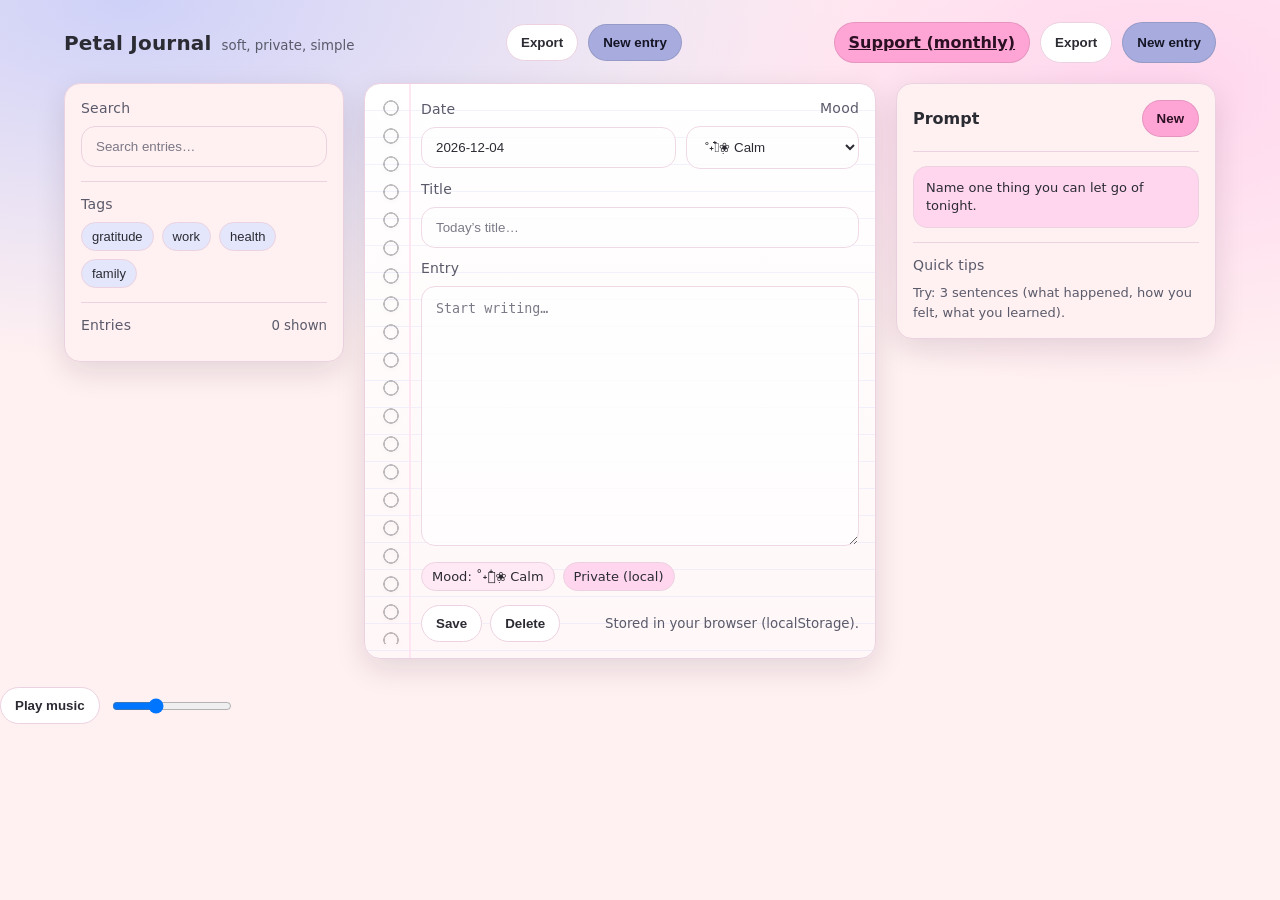
<file: index.html>
<!doctype html>
<html lang="en">
  <head>
  <meta charset="UTF-8" />
  <meta name="viewport" content="width=device-width, initial-scale=1" />
  <title>Petal Journal</title>
  <link rel="stylesheet" href="style.css" />
</head>

  <body>
    <header>
      <div class="brand">
        <h1>Petal Journal</h1>
        <small class="muted">soft, private, simple</small>
      </div>
      <div class="top-actions">
        <button class="btn" id="btnExport">Export</button>
        <button class="btn btn-primary" id="btnNew">New entry</button>
      </div>
<div class="top-actions">
  <a class="btn btn-accent"
     href="https://buy.stripe.com/8x214o0rsdlK3uudyEes000"
     target="_blank" rel="noopener">
    Support (monthly)
  </a>
  <button class="btn" id="btnExport">Export</button>
  <button class="btn btn-primary" id="btnNew">New entry</button>
</div>
    </header>

    <div class="shell">
      <aside class="panel panel-pad">
        <div class="section-title">Search</div>
        <input class="input" id="search" placeholder="Search entries…" />

        <div class="divider"></div>

        <div class="section-title">Tags</div>
        <div class="chip-row" id="tagRow">
          <button class="chip tag" data-tag="gratitude" type="button">gratitude</button>
          <button class="chip tag" data-tag="work" type="button">work</button>
          <button class="chip tag" data-tag="health" type="button">health</button>
          <button class="chip tag" data-tag="family" type="button">family</button>
        </div>

        <div class="divider"></div>

        <div class="row row-baseline">
          <div class="section-title section-title-inline">Entries</div>
          <small class="muted" id="count"></small>
        </div>

        <div class="entry-list" id="entryList"></div>
      </aside>

      <main class="panel panel-pad notebook">
        <div class="row">
          <div class="grow">
            <div class="section-title">Date</div>
            <input class="input" id="date" />
          </div>
          <div class="right-align">
            <div class="section-title">Mood</div>
            <select class="input" id="mood">
  <option value="Calm">˚˖𓍢ִ໋❀ Calm</option>
  <option value="Happy">(˶˃ ᵕ ˂˶) Happy</option>
  <option value="Grateful">(..◜ᴗ◝..) Grateful</option>
  <option value="Focused">ᝰ.ᐟ Focused</option>
  <option value="Stressed">( ꩜ ᯅ ꩜;)⁭ ⁭ Stressed</option>
  <option value="Sad">૮◞ ‸ ◟ ა Sad</option>
</select>
          </div>
        </div>

        <div class="mt-12">
          <div class="section-title">Title</div>
          <input class="input" id="title" placeholder="Today’s title…" />
        </div>

        <div class="mt-12">
          <div class="section-title">Entry</div>
          <textarea class="textarea" id="content" placeholder="Start writing…"></textarea>
        </div>

        <div class="mt-12 chip-row">
          <span class="chip mood" id="moodChip">Mood: Calm</span>
          <span class="chip" id="privacyChip">Private (local)</span>
        </div>

        <div class="row mt-14 wrap">
          <div class="chip-row">
            <button class="btn" id="btnSave">Save</button>
            <button class="btn" id="btnDelete">Delete</button>
          </div>
          <small class="muted" id="status">Stored in your browser (localStorage).</small>
        </div>
      </main>

      <section class="panel panel-pad right">
        <div class="row">
          <h3 class="prompt-title">Prompt</h3>
          <button class="btn btn-accent" id="btnPrompt" type="button">New</button>
        </div>
        <div class="divider"></div>
        <div class="chip prompt-card" id="promptCard">
          What’s one small win you had today?
        </div>

        <div class="divider"></div>
        <div class="section-title">Quick tips</div>
        <div class="muted tips">
          Try: 3 sentences (what happened, how you felt, what you learned).
        </div>
      </section>
    </div>

    <div class="toast" id="toast"></div>
<canvas id="sparkles" aria-hidden="true"></canvas>
<div class="music">
  <button class="btn" id="btnMusic" type="button">Play music</button>
  <input id="musicVol" type="range" min="0" max="1" step="0.01" value="0.35" aria-label="Music volume">
  <audio id="bgm" src="assets/FNAF%20lofi.mp3" loop preload="none"></audio>
</div>
<audio id="deleteSfx" src="assets/delete-joke.mp3" preload="auto"></audio>
<audio id="saveSfx" src="assets/save-sfx.mp3" preload="auto"></audio>
<script src="script.js"></script>
  </body>
</html>
</file>
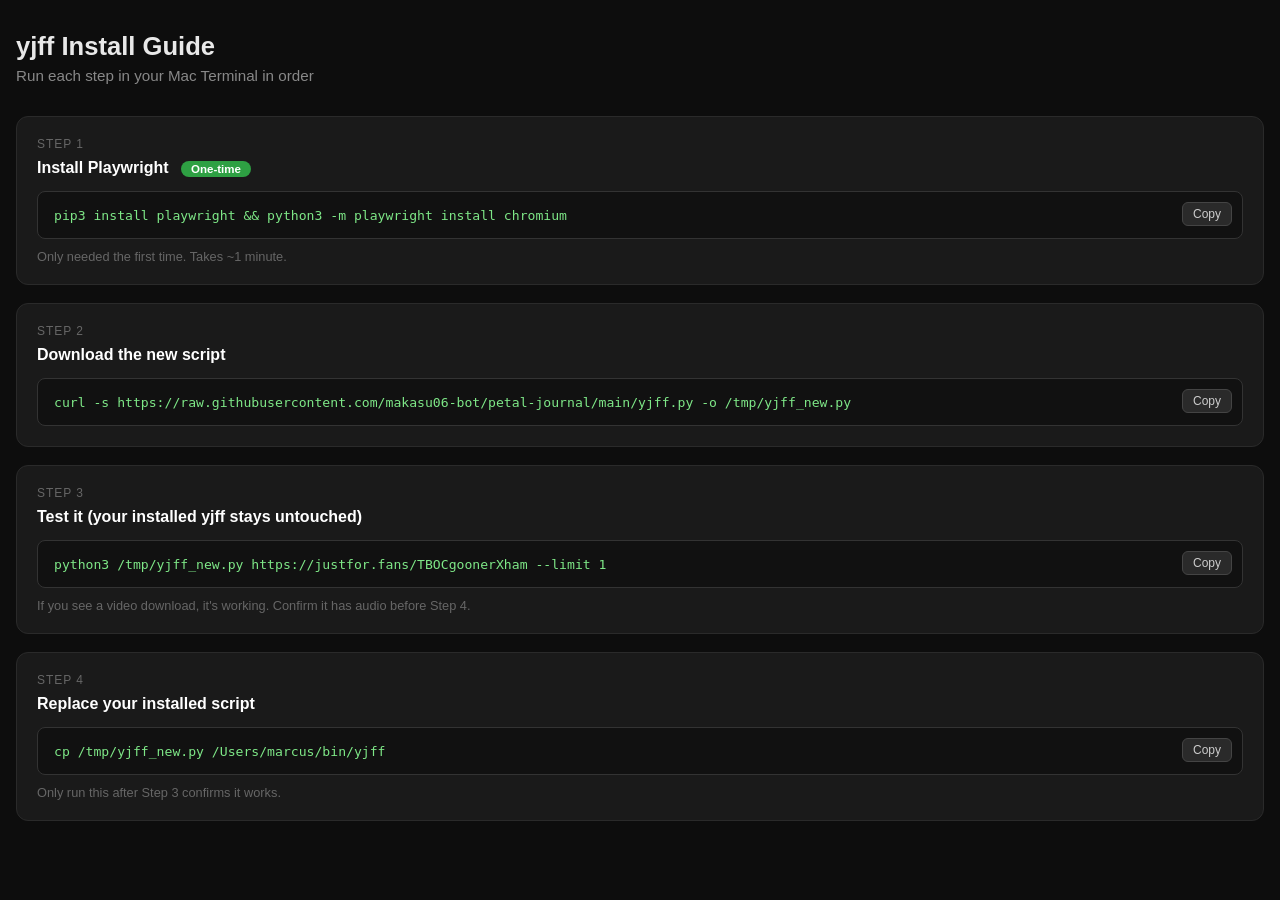
<file: yjff-install.html>
<!doctype html>
<html lang="en">
<head>
  <meta charset="UTF-8"/>
  <meta name="viewport" content="width=device-width, initial-scale=1"/>
  <title>yjff Install Guide</title>
  <style>
    * { box-sizing: border-box; margin: 0; padding: 0; }
    body { font-family: -apple-system, BlinkMacSystemFont, "Segoe UI", sans-serif; background: #0d0d0d; color: #e8e8e8; padding: 32px 16px; }
    h1 { font-size: 1.6rem; margin-bottom: 6px; }
    .subtitle { color: #888; margin-bottom: 32px; font-size: 0.95rem; }
    .step { background: #1a1a1a; border: 1px solid #2a2a2a; border-radius: 12px; padding: 20px; margin-bottom: 18px; }
    .step-label { font-size: 0.75rem; text-transform: uppercase; letter-spacing: 0.08em; color: #666; margin-bottom: 8px; }
    .step-title { font-size: 1rem; font-weight: 600; margin-bottom: 14px; color: #fff; }
    .cmd-block { position: relative; background: #111; border: 1px solid #333; border-radius: 8px; padding: 14px 50px 14px 16px; }
    code { font-family: "SF Mono", "Fira Code", Menlo, monospace; font-size: 0.82rem; color: #7ee787; word-break: break-all; white-space: pre-wrap; }
    .copy-btn {
      position: absolute; top: 10px; right: 10px;
      background: #2a2a2a; border: 1px solid #444; color: #ccc;
      padding: 4px 10px; border-radius: 6px; font-size: 0.75rem;
      cursor: pointer; transition: background 0.15s, color 0.15s;
    }
    .copy-btn:hover { background: #3a3a3a; color: #fff; }
    .copy-btn.copied { background: #1a4a2a; border-color: #2ea043; color: #7ee787; }
    .note { font-size: 0.8rem; color: #666; margin-top: 10px; }
    .badge { display: inline-block; background: #2ea043; color: #fff; border-radius: 20px; padding: 2px 10px; font-size: 0.72rem; font-weight: 600; margin-left: 8px; vertical-align: middle; }
  </style>
</head>
<body>
  <h1>yjff Install Guide</h1>
  <p class="subtitle">Run each step in your Mac Terminal in order</p>

  <div class="step">
    <div class="step-label">Step 1</div>
    <div class="step-title">Install Playwright <span class="badge">One-time</span></div>
    <div class="cmd-block">
      <code>pip3 install playwright && python3 -m playwright install chromium</code>
      <button class="copy-btn" onclick="copyCmd(this)">Copy</button>
    </div>
    <p class="note">Only needed the first time. Takes ~1 minute.</p>
  </div>

  <div class="step">
    <div class="step-label">Step 2</div>
    <div class="step-title">Download the new script</div>
    <div class="cmd-block">
      <code>curl -s https://raw.githubusercontent.com/makasu06-bot/petal-journal/main/yjff.py -o /tmp/yjff_new.py</code>
      <button class="copy-btn" onclick="copyCmd(this)">Copy</button>
    </div>
  </div>

  <div class="step">
    <div class="step-label">Step 3</div>
    <div class="step-title">Test it (your installed yjff stays untouched)</div>
    <div class="cmd-block">
      <code>python3 /tmp/yjff_new.py https://justfor.fans/TBOCgoonerXham --limit 1</code>
      <button class="copy-btn" onclick="copyCmd(this)">Copy</button>
    </div>
    <p class="note">If you see a video download, it's working. Confirm it has audio before Step 4.</p>
  </div>

  <div class="step">
    <div class="step-label">Step 4</div>
    <div class="step-title">Replace your installed script</div>
    <div class="cmd-block">
      <code>cp /tmp/yjff_new.py /Users/marcus/bin/yjff</code>
      <button class="copy-btn" onclick="copyCmd(this)">Copy</button>
    </div>
    <p class="note">Only run this after Step 3 confirms it works.</p>
  </div>

  <script>
    function copyCmd(btn) {
      const code = btn.previousElementSibling.textContent;
      navigator.clipboard.writeText(code).then(() => {
        btn.textContent = 'Copied!';
        btn.classList.add('copied');
        setTimeout(() => { btn.textContent = 'Copy'; btn.classList.remove('copied'); }, 2000);
      });
    }
  </script>
</body>
</html>
</file>
<file: style.css>
:root{
  --pink-500:#FFA5D6;
  --pink-200:#FFD6EE;
  --rose-50:#FFF0F1;
  --mauve-200:#ECD2E0;
  --periwinkle-200:#CED1F8;
  --periwinkle-400:#A7ABDE;

  --bg: var(--rose-50);
  --surface: var(--rose-50);
  --surface-2: var(--pink-200);
  --border: var(--mauve-200);

  --primary: var(--periwinkle-400);
  --primary-soft: var(--periwinkle-200);
  --accent: var(--pink-500);

  --text:#2B2B33;
  --text-muted:#5A5A6A;

  --radius:16px;
  --shadow: 0 10px 30px rgba(30,20,40,.12);
}

*{ box-sizing:border-box; }
html,body{ height:100%; }

body{
  margin:0;
  font-family: ui-sans-serif, system-ui, -apple-system, Segoe UI, Roboto, Arial;
  color:var(--text);
  background:
    radial-gradient(1200px 600px at 10% 0%, var(--periwinkle-200), transparent 60%),
    radial-gradient(900px 500px at 90% 10%, var(--pink-200), transparent 60%),
    var(--bg);
}

header{
  max-width:1200px;
  margin:0 auto;
  padding:22px 24px 8px;
  display:flex;
  align-items:center;
  justify-content:space-between;
  gap:14px;
}

.brand{ display:flex; align-items:baseline; gap:10px; }
.brand h1{ margin:0; font-size:20px; letter-spacing:.2px; }

.top-actions{ display:flex; gap:10px; flex-wrap:wrap; justify-content:flex-end; }

.shell{
  max-width:1200px;
  margin:0 auto;
  padding:12px 24px 28px;
  display:grid;
  grid-template-columns: 280px minmax(0, 1fr) 320px;
  gap:20px;
  align-items:start;
}

.panel{
  background: color-mix(in srgb, var(--surface) 92%, white 8%);
  border:1px solid var(--border);
  border-radius: var(--radius);
  box-shadow: var(--shadow);
}

.panel-pad{ padding:16px; }

.btn{
  border:1px solid var(--border);
  background: white;
  padding:10px 14px;
  border-radius: 999px;
  color:var(--text);
  cursor:pointer;
  font-weight:600;
}

.btn:hover{ filter:brightness(.99); }
.btn:active{ transform:translateY(1px); }

.btn-primary{
  background: var(--primary);
  border-color: color-mix(in srgb, var(--primary) 70%, black 10%);
  color:#151525;
}

.btn-accent{
  background: var(--accent);
  border-color: color-mix(in srgb, var(--accent) 70%, black 10%);
  color:#2B0F22;
}

.input, .textarea{
  width:100%;
  border:1px solid var(--border);
  background: var(--surface);
  border-radius: 14px;
  padding:12px 14px;
  outline:none;
  color:var(--text);
}

.input::placeholder, .textarea::placeholder{
  color: color-mix(in srgb, var(--text-muted) 80%, transparent);
}

.input:focus, .textarea:focus{
  border-color: var(--primary);
  box-shadow: 0 0 0 4px color-mix(in srgb, var(--primary-soft) 70%, transparent);
}

.textarea{ min-height: 260px; resize: vertical; line-height:1.5; }

.chip-row{ display:flex; gap:8px; flex-wrap:wrap; }

.chip{
  display:inline-flex;
  align-items:center;
  gap:8px;
  padding:6px 10px;
  border-radius:999px;
  border:1px solid var(--border);
  background: var(--surface-2);
  color: var(--text);
  font-size: 13px;
  white-space:nowrap;
}

.chip.mood{ background: color-mix(in srgb, var(--accent) 25%, white 75%); }
.chip.tag{ background: color-mix(in srgb, var(--primary-soft) 55%, white 45%); }

.prompt-card{
  display:block;
  border-radius:14px;
  padding:12px;
  white-space:normal;
  line-height:1.4;
}

.muted{ color:var(--text-muted); }

.section-title{
  margin:0 0 10px;
  font-size:14px;
  letter-spacing:.2px;
  color:var(--text-muted);
}

.section-title-inline{ margin:0; }

.entry-list{ margin-top:12px; display:flex; flex-direction:column; gap:10px; }

.entry-card{
  border:1px solid var(--border);
  background: color-mix(in srgb, white 60%, var(--surface-2) 40%);
  border-radius: 14px;
  padding:12px;
  cursor:pointer;
}

.entry-card:hover{ filter:brightness(.99); }

.entry-card h4{ margin:0 0 6px; font-size:14px; }
.entry-card p{ margin:0; font-size:13px; color:var(--text-muted); line-height:1.35; }

.row{ display:flex; gap:10px; align-items:center; justify-content:space-between; }
.row-baseline{ align-items:baseline; }
.wrap{ flex-wrap:wrap; }
.grow{ flex:1; }
.right-align{ text-align:right; }

.divider{ height:1px; background:var(--border); margin:14px 0; }

.toast{
  position:fixed;
  left:50%;
  bottom:18px;
  transform:translateX(-50%);
  background:#ffffff;
  border:1px solid var(--border);
  box-shadow: var(--shadow);
  border-radius: 999px;
  padding:10px 14px;
  font-weight:600;
  display:none;
}

.mt-12{ margin-top:12px; }
.mt-14{ margin-top:14px; }

.prompt-title{ margin:0; font-size:16px; }
.tips{ font-size:13px; line-height:1.5; }

@media (max-width: 1024px){
  .shell{ grid-template-columns: 280px 1fr; }
  .right{ display:none; }
}

@media (max-width: 720px){
  header{ padding:18px 16px 6px; }
  .shell{ grid-template-columns: 1fr; padding:10px 16px 22px; }
}
#sparkles{
  position: fixed;
  inset: 0;
  width: 100%;
  height: 100%;
  pointer-events: none;
  z-index: 9999;
}

@media (prefers-reduced-motion: reduce){
  #sparkles{ display:none; }
}
/* --- Notebook look for the main writing panel --- */
.notebook{
  position: relative;
  overflow: hidden;

  /* a slightly paper-y base */
  background:
    /* ruled lines */
    repeating-linear-gradient(
      to bottom,
      transparent 0px,
      transparent 26px,
      color-mix(in srgb, var(--periwinkle-200) 55%, transparent) 27px
    ),
    /* subtle paper tint */
    linear-gradient(to bottom, #ffffff, color-mix(in srgb, var(--rose-50) 55%, white));

  /* room for the spiral + margin line */
  padding-left: 56px;
}

/* left margin line */
.notebook::before{
  content:"";
  position:absolute;
  top:0; bottom:0;
  left:44px;
  width:2px;
  background: color-mix(in srgb, var(--accent) 35%, white);
  opacity:.8;
}

/* spiral binding */
.notebook::after{
  content:"";
  position:absolute;
  top:14px; bottom:14px;
  left:12px;
  width:28px;

  /* a column of “rings” */
  background:
    radial-gradient(circle at 14px 10px,
      transparent 0 6px,
      color-mix(in srgb, var(--text) 55%, transparent) 6.5px 7.5px,
      transparent 8px
    );
  background-size: 28px 28px;
  background-repeat: repeat-y;

  /* soft cutout behind rings */
  filter: drop-shadow(0 2px 2px rgba(30,20,40,.15));
  opacity:.55;
}

/* make inputs blend with paper */
.notebook .input,
.notebook .textarea{
  background: rgba(255,255,255,.72);
  border-color: color-mix(in srgb, var(--border) 85%, white);
}

/* optional: make the textarea feel more “on the page” */
.notebook .textarea{
  background:
    linear-gradient(to bottom, rgba(255,255,255,.75), rgba(255,255,255,.75));
}
.music{
  display:flex;
  align-items:center;
  gap:10px;
}
#musicVol{ width:120px; }
</file>
